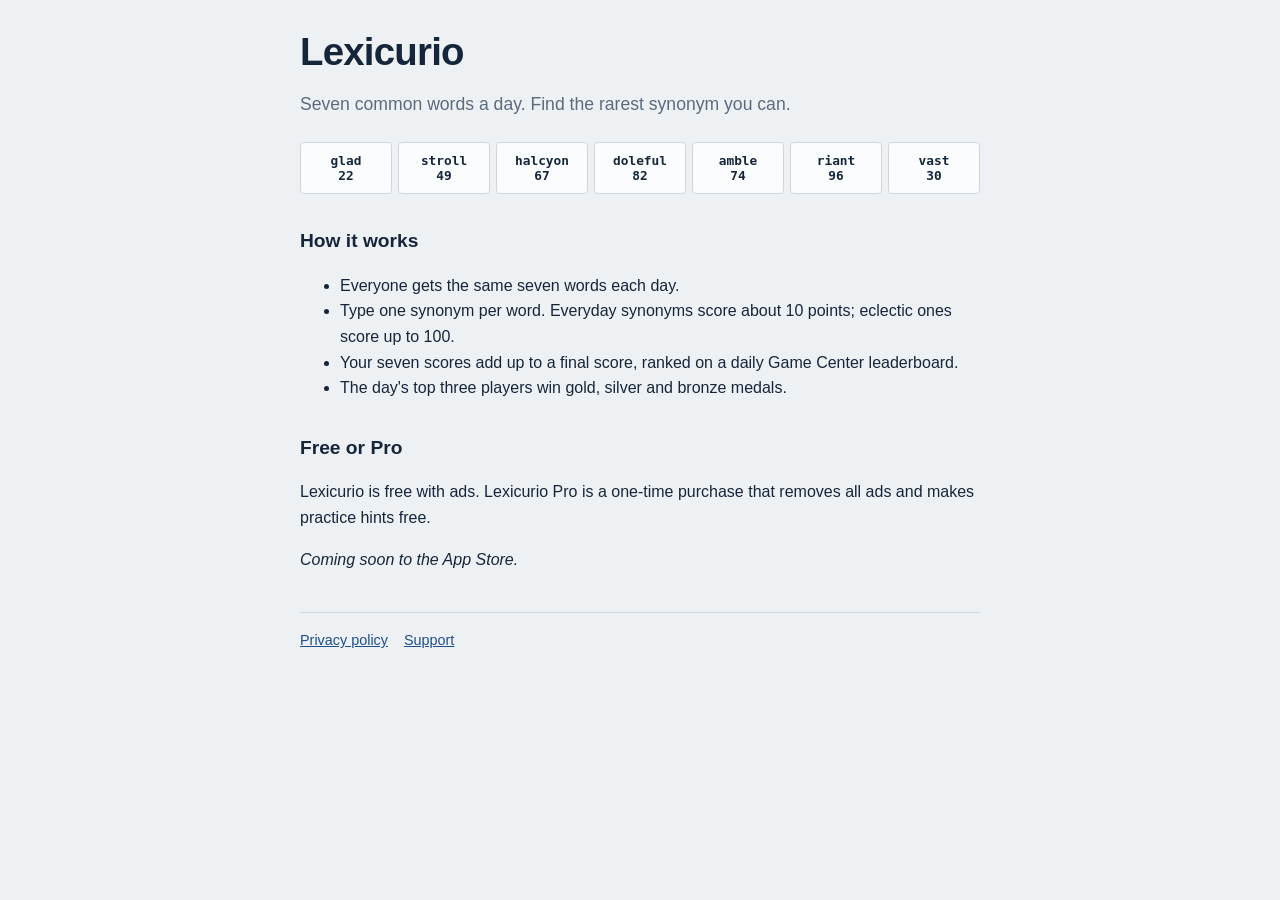
<file: docs/index.html>
<!doctype html>
<html lang="en"><head><meta charset="utf-8"><meta name="viewport" content="width=device-width,initial-scale=1">
<title>Lexicurio</title><link rel="stylesheet" href="style.css"></head>
<body><main>
<h1>Lexicurio</h1>
<p class="lede">Seven common words a day. Find the rarest synonym you can.</p>
<div class="rack"><div>glad<br>22</div><div>stroll<br>49</div><div>halcyon<br>67</div><div>doleful<br>82</div><div>amble<br>74</div><div>riant<br>96</div><div>vast<br>30</div></div>
<h2>How it works</h2>
<ul>
<li>Everyone gets the same seven words each day.</li>
<li>Type one synonym per word. Everyday synonyms score about 10 points; eclectic ones score up to 100.</li>
<li>Your seven scores add up to a final score, ranked on a daily Game Center leaderboard.</li>
<li>The day's top three players win gold, silver and bronze medals.</li>
</ul>
<h2>Free or Pro</h2>
<p>Lexicurio is free with ads. Lexicurio Pro is a one-time purchase that removes all ads and makes practice hints free.</p>
<p><em>Coming soon to the App Store.</em></p>
<nav><a href="privacy.html">Privacy policy</a><a href="support.html">Support</a></nav>
</main></body></html>
</file>
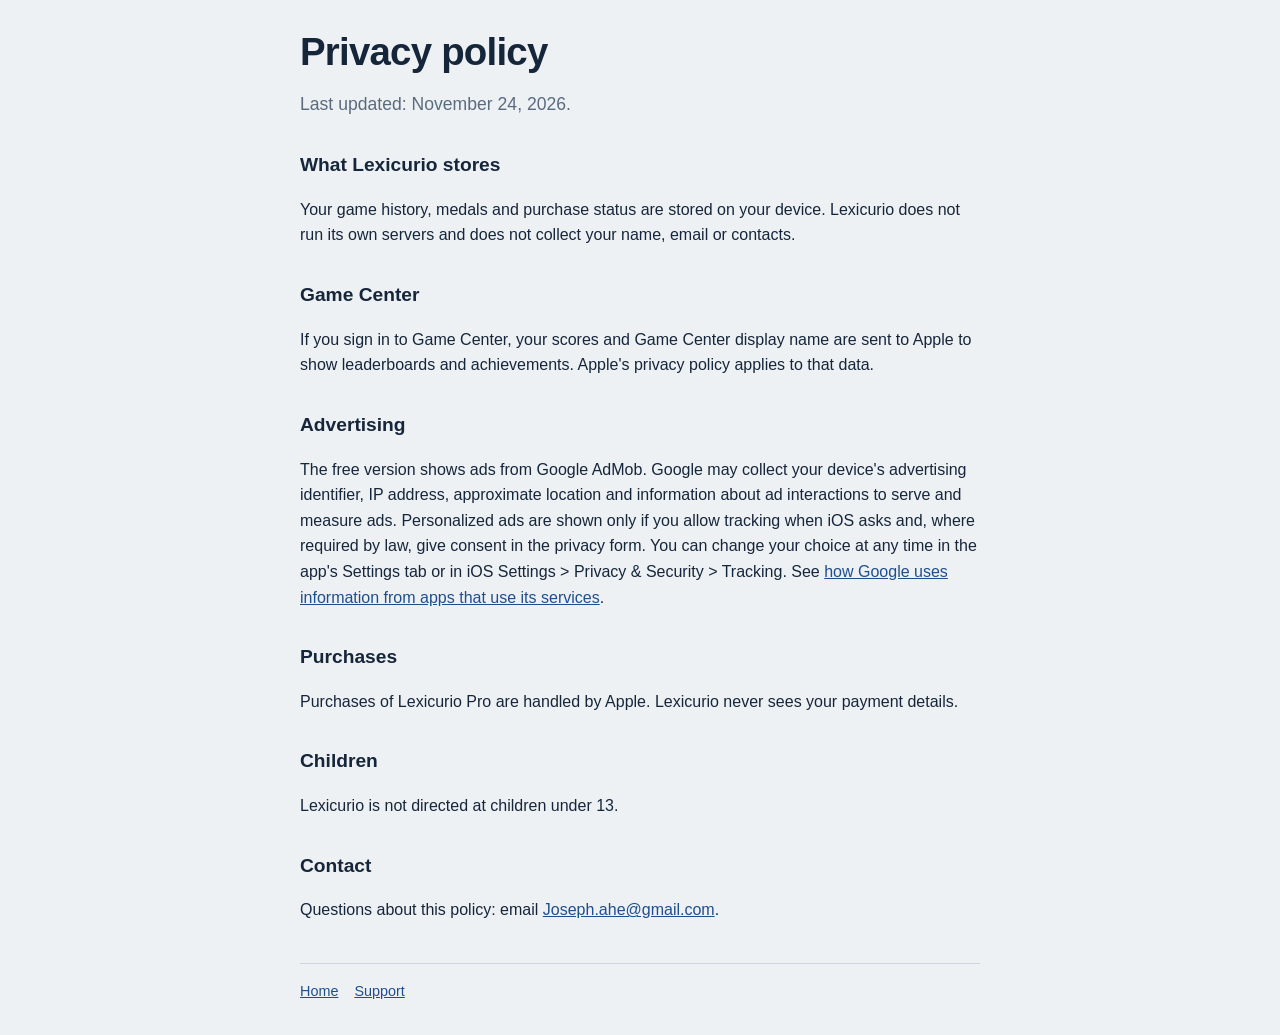
<file: docs/privacy.html>
<!doctype html>
<html lang="en"><head><meta charset="utf-8"><meta name="viewport" content="width=device-width,initial-scale=1">
<title>Lexicurio Privacy Policy</title><link rel="stylesheet" href="style.css"></head>
<body><main>
<h1>Privacy policy</h1>
<p class="lede">Last updated: November 24, 2026.</p>
<h2>What Lexicurio stores</h2>
<p>Your game history, medals and purchase status are stored on your device. Lexicurio does not run its own servers and does not collect your name, email or contacts.</p>
<h2>Game Center</h2>
<p>If you sign in to Game Center, your scores and Game Center display name are sent to Apple to show leaderboards and achievements. Apple's privacy policy applies to that data.</p>
<h2>Advertising</h2>
<p>The free version shows ads from Google AdMob. Google may collect your device's advertising identifier, IP address, approximate location and information about ad interactions to serve and measure ads. Personalized ads are shown only if you allow tracking when iOS asks and, where required by law, give consent in the privacy form. You can change your choice at any time in the app's Settings tab or in iOS Settings &gt; Privacy &amp; Security &gt; Tracking. See <a href="https://policies.google.com/technologies/partner-sites">how Google uses information from apps that use its services</a>.</p>
<h2>Purchases</h2>
<p>Purchases of Lexicurio Pro are handled by Apple. Lexicurio never sees your payment details.</p>
<h2>Children</h2>
<p>Lexicurio is not directed at children under 13.</p>
<h2>Contact</h2>
<p>Questions about this policy: email <a href="mailto:Joseph.ahe@gmail.com">Joseph.ahe@gmail.com</a>.</p>
<nav><a href="index.html">Home</a><a href="support.html">Support</a></nav>
</main></body></html>
</file>
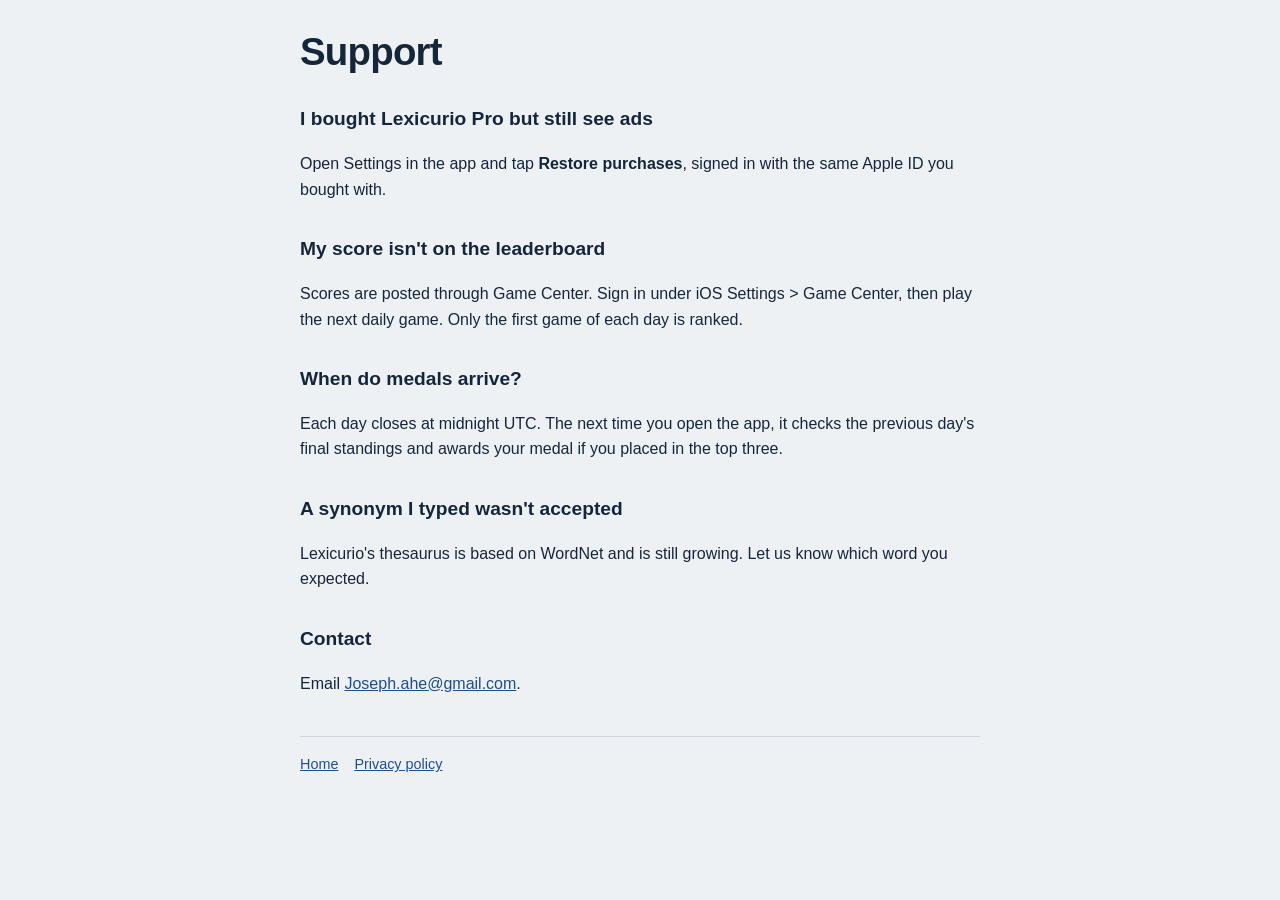
<file: docs/support.html>
<!doctype html>
<html lang="en"><head><meta charset="utf-8"><meta name="viewport" content="width=device-width,initial-scale=1">
<title>Lexicurio Support</title><link rel="stylesheet" href="style.css"></head>
<body><main>
<h1>Support</h1>
<h2>I bought Lexicurio Pro but still see ads</h2>
<p>Open Settings in the app and tap <strong>Restore purchases</strong>, signed in with the same Apple ID you bought with.</p>
<h2>My score isn't on the leaderboard</h2>
<p>Scores are posted through Game Center. Sign in under iOS Settings &gt; Game Center, then play the next daily game. Only the first game of each day is ranked.</p>
<h2>When do medals arrive?</h2>
<p>Each day closes at midnight UTC. The next time you open the app, it checks the previous day's final standings and awards your medal if you placed in the top three.</p>
<h2>A synonym I typed wasn't accepted</h2>
<p>Lexicurio's thesaurus is based on WordNet and is still growing. Let us know which word you expected.</p>
<h2>Contact</h2>
<p>Email <a href="mailto:Joseph.ahe@gmail.com">Joseph.ahe@gmail.com</a>.</p>
<nav><a href="index.html">Home</a><a href="privacy.html">Privacy policy</a></nav>
</main></body></html>
</file>
<file: docs/style.css>
:root{--bg:#eef1f4;--paper:#fbfcfd;--ink:#16263a;--muted:#5b6b7e;--accent:#1f4e8c;--line:#cdd5de}
@media (prefers-color-scheme:dark){:root{--bg:#0f1722;--paper:#182333;--ink:#e6edf5;--muted:#93a3b6;--accent:#6ea3e6;--line:#2a3a4f}}
*{box-sizing:border-box}
body{margin:0;background:var(--bg);color:var(--ink);font:16px/1.6 -apple-system,BlinkMacSystemFont,"Segoe UI",Inter,sans-serif;padding:32px max(16px,env(safe-area-inset-left))}
main{max-width:680px;margin:0 auto}
h1{font-size:2.4rem;line-height:1.05;margin:0 0 8px;letter-spacing:-.02em}
h2{margin-top:2rem;font-size:1.2rem}
a{color:var(--accent)}
.lede{color:var(--muted);font-size:1.1rem}
.rack{display:grid;grid-template-columns:repeat(7,1fr);gap:6px;margin:24px 0}
.rack div{background:var(--paper);border:1px solid var(--line);border-radius:4px;padding:10px 2px;text-align:center;font:600 .8rem ui-monospace,Menlo,monospace}
nav{display:flex;gap:16px;margin-top:40px;padding-top:16px;border-top:1px solid var(--line);font-size:.9rem}
</file>
